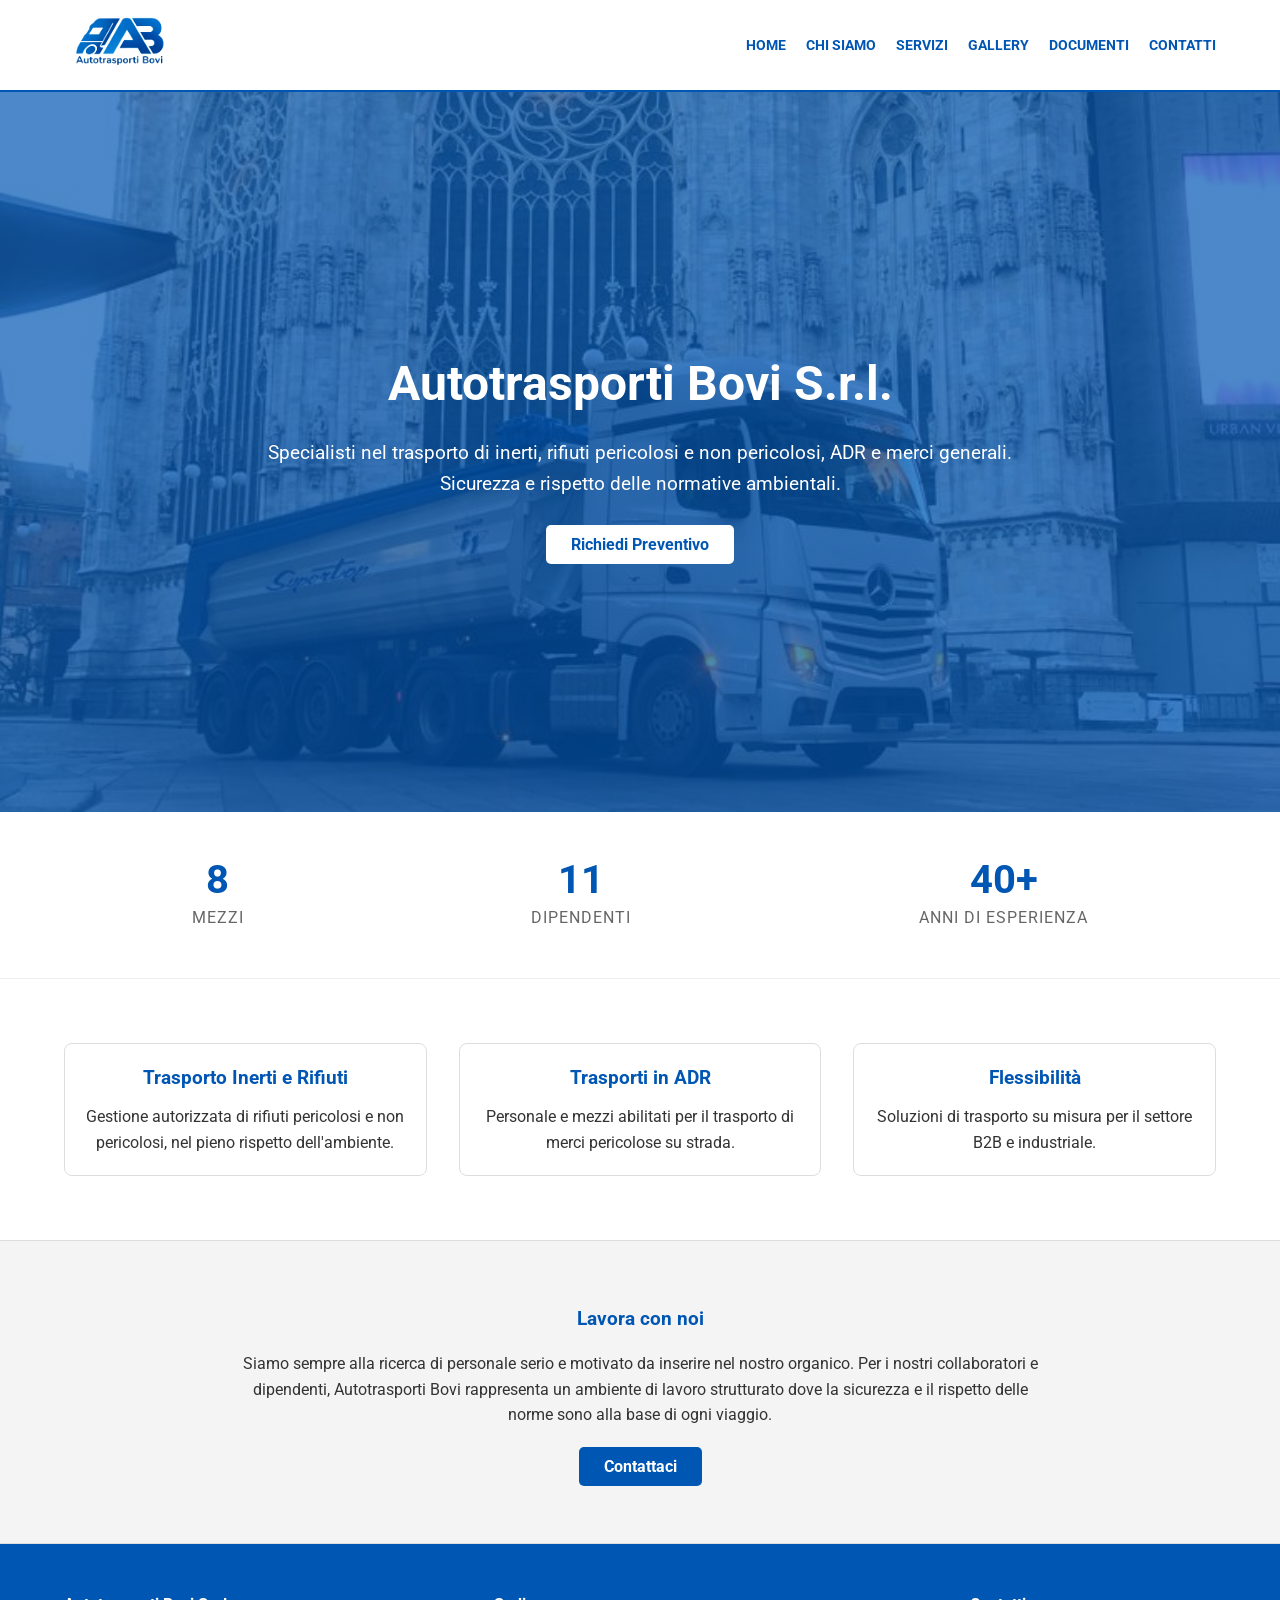
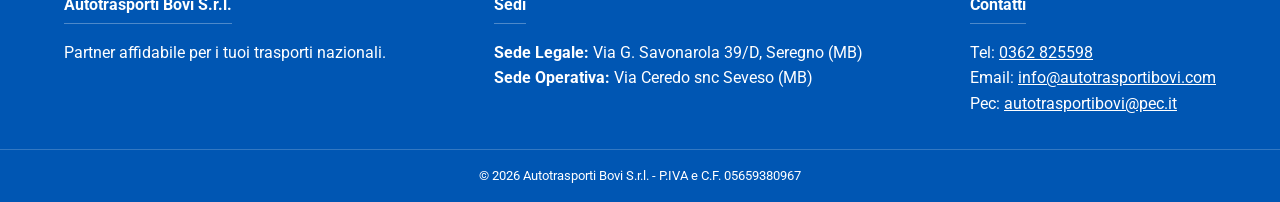
<file: index.html>
<!DOCTYPE html>
<html lang="it">
<head>
    <meta charset="UTF-8">
    <meta name="viewport" content="width=device-width, initial-scale=1.0">
    <meta name="description" content="Autotrasporti Bovi S.r.l. - Specialisti nel trasporto rifiuti pericolosi, ADR e merci generali. Sedi a Seregno e Seveso (MB).">
    <title>Autotrasporti Bovi S.r.l. | Trasporto Rifiuti e Merci</title>
    <meta name="google-site-verification" content="F38iZvW8hBaY2LGPRVw8jaiIbwfENXuV_q4jMivgfVQ" />
    <link rel="stylesheet" href="style.css">
    <link href="https://fonts.googleapis.com/css2?family=Roboto:wght@300;400;700&display=swap" rel="stylesheet">
    <link rel="icon" type="image/png" href="img/favicon-32x32.png">
</head>
<body>

    <header>
        <div class="container">
            <div class="logo">
                <img src="img/logo.png" alt="Logo Autotrasporti Bovi"> 
            </div>
            <nav>
                <ul>
                    <li><a href="" class="active">Home</a></li>
                    <li><a href="chi-siamo">Chi Siamo</a></li>
                    <li><a href="servizi">Servizi</a></li>
                    <li><a href="gallery">Gallery</a></li>
                    <li><a href="documenti">Documenti</a></li>
                    <li><a href="contatti">Contatti</a></li>
                </ul>
            </nav>
        </div>
    </header>

    <section class="hero">
        <div class="hero-content">
            <h1>Autotrasporti Bovi S.r.l.</h1>
            <p>Specialisti nel trasporto di inerti, rifiuti pericolosi e non pericolosi, ADR e merci generali.<br>Sicurezza e rispetto delle normative ambientali.</p>
            <a href="contatti" class="btn">Richiedi Preventivo</a>
        </div>
    </section>

    <section class="stats-bar">
        <div class="container stats-container">
            <div class="stat-item">
                <span class="stat-number">8</span>
                <span class="stat-label">Mezzi</span>
            </div>
            <div class="stat-item">
                <span class="stat-number">11</span>
                <span class="stat-label">Dipendenti</span>
            </div>
            <div class="stat-item">
                <span class="stat-number">40+</span>
                <span class="stat-label">Anni di Esperienza</span>
            </div>
        </div>
    </section>

    <section class="features container">
        <div class="feature-box">
            <h3>Trasporto Inerti e Rifiuti </h3>
            <p>Gestione autorizzata di rifiuti pericolosi e non pericolosi, nel pieno rispetto dell'ambiente.</p>
        </div>
        <div class="feature-box">
            <h3>Trasporti in ADR</h3>
            <p>Personale e mezzi abilitati per il trasporto di merci pericolose su strada.</p>
        </div>
        <div class="feature-box">
            <h3>Flessibilità</h3>
            <p>Soluzioni di trasporto su misura per il settore B2B e industriale.</p>
        </div>
    </section>

    <section class="team-info">
        <div class="container">
            <h3>Lavora con noi</h3>
            <p>Siamo sempre alla ricerca di personale serio e motivato da inserire nel nostro organico. Per i nostri collaboratori e dipendenti, Autotrasporti Bovi rappresenta un ambiente di lavoro strutturato dove la sicurezza e il rispetto delle norme sono alla base di ogni viaggio.</p>
        </div>
        <br>
            <a href="contatti" class="btn2">Contattaci</a>
    </section>

    <footer id="contatti">
        <div class="container">
            <div class="footer-col">
                <h4>Autotrasporti Bovi S.r.l.</h4>
                <p>Partner affidabile per i tuoi trasporti nazionali.</p>
            </div>
            <div class="footer-col">
                <h4>Sedi</h4>
                <p><strong>Sede Legale:</strong> Via G. Savonarola 39/D, Seregno (MB)</p>
                <p><strong>Sede Operativa:</strong> Via Ceredo snc Seveso (MB)</p>
            </div>
            <div class="footer-col">
                <h4>Contatti</h4>
                <p>Tel: <a href="tel:0362825598">0362 825598</a></p>
                <p>Email: <a href="mailto:info@autotrasportibovi.com">info@autotrasportibovi.com</a></p>
                <p>Pec: <a href="mailto:autotrasportibovi@pec.it">autotrasportibovi@pec.it</a></p>
            </div>
        </div>
        <div class="copyright">
            <p>&copy; 2026 Autotrasporti Bovi S.r.l. - P.IVA e C.F. 05659380967</p>
        </div>
    </footer>

</body>
</html>
</file>
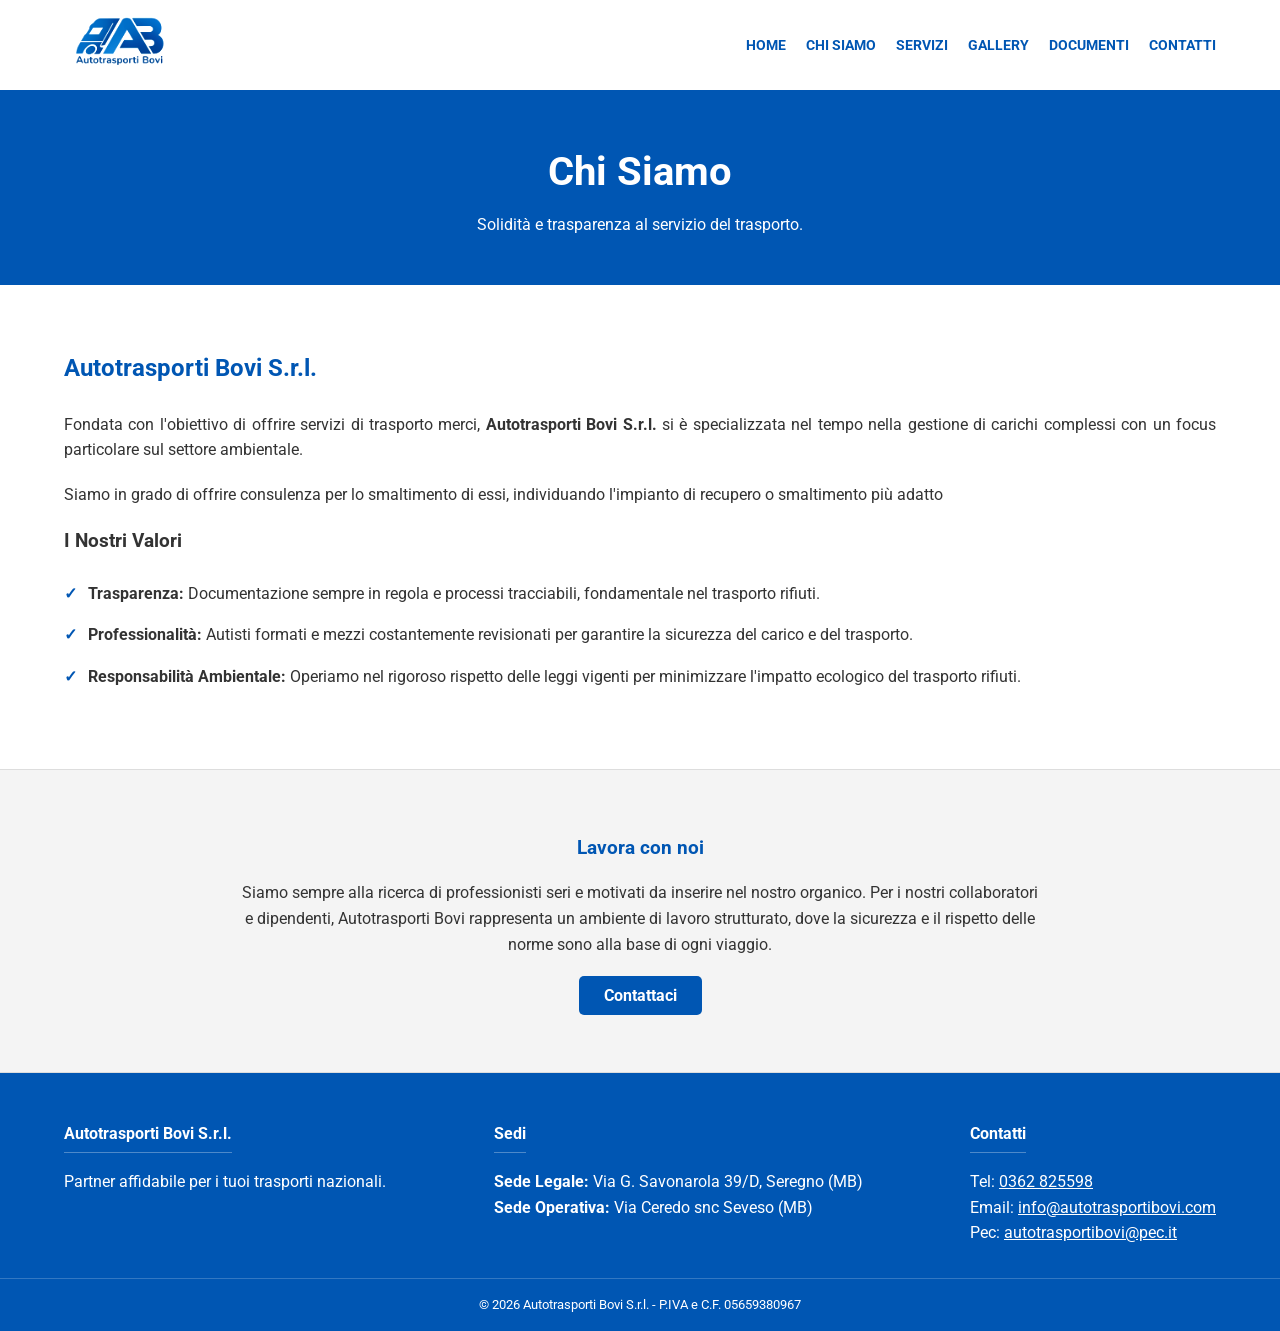
<file: chi-siamo/index.html>
<!DOCTYPE html>
<html lang="it">
<head>
    <meta charset="UTF-8">
    <meta name="viewport" content="width=device-width, initial-scale=1.0">
    <meta name="description" content="Scopri la storia e i valori di Autotrasporti Bovi S.r.l., partner affidabile per il trasporto merci e rifiuti in Lombardia.">
    <title>Chi Siamo | Autotrasporti Bovi S.r.l.</title>
    <link rel="stylesheet" href="../style.css">
    <link href="https://fonts.googleapis.com/css2?family=Roboto:wght@300;400;700&display=swap" rel="stylesheet">
        <link rel="icon" type="image/png" href="../img/favicon.png">

</head>
<body>

     <header>
        <div class="container">
            <div class="logo">
                <img src="../img/logo.png" alt="Logo Autotrasporti Bovi"> 
            </div>
            <nav>
                <ul>
                    <li><a href="../index.html">Home</a></li>
                    <li><a href="../chi-siamo" class="active">Chi Siamo</a></li>
                    <li><a href="../servizi">Servizi</a></li>
                    <li><a href="../gallery">Gallery</a></li>
                    <li><a href="../documenti">Documenti</a></li>
                    <li><a href="../contatti">Contatti</a></li>
                </ul>
            </nav>
        </div>
    </header>

    <section class="page-header">
        <div class="container">
            <h1>Chi Siamo</h1>
            <p>Solidità e trasparenza al servizio del trasporto.</p>
        </div>
    </section>

    <section class="about-section container">
        <div class="about-content">
            <h2>Autotrasporti Bovi S.r.l.</h2>
            <p>Fondata con l'obiettivo di offrire servizi di trasporto merci, <strong>Autotrasporti Bovi S.r.l.</strong> si è specializzata nel tempo nella gestione di carichi complessi con un focus particolare sul settore ambientale.</p>
            
            <p>Siamo in grado di offrire consulenza per lo smaltimento di essi, individuando l'impianto di recupero o smaltimento più adatto</p>

            <h3>I Nostri Valori</h3>
            <ul class="values-list">
                <li><strong>Trasparenza:</strong> Documentazione sempre in regola e processi tracciabili, fondamentale nel trasporto rifiuti.</li>
                <li><strong>Professionalità:</strong> Autisti formati e mezzi costantemente revisionati per garantire la sicurezza del carico e del trasporto.</li>
                <li><strong>Responsabilità Ambientale:</strong> Operiamo nel rigoroso rispetto delle leggi vigenti per minimizzare l'impatto ecologico del trasporto rifiuti.</li>
            </ul>
        </div>
    </section>

    <section class="team-info">
        <div class="container">
            <h3>Lavora con noi</h3>
            <p>Siamo sempre alla ricerca di professionisti seri e motivati da inserire nel nostro organico. Per i nostri collaboratori e dipendenti, Autotrasporti Bovi rappresenta un ambiente di lavoro strutturato, dove la sicurezza e il rispetto delle norme sono alla base di ogni viaggio.</p>
        </div>
        <br>
            <a href="../contatti" class="btn2">Contattaci</a>
    </section>

    <footer id="contatti">
        <div class="container">
            <div class="footer-col">
                <h4>Autotrasporti Bovi S.r.l.</h4>
                <p>Partner affidabile per i tuoi trasporti nazionali.</p>
            </div>
            <div class="footer-col">
                <h4>Sedi</h4>
                <p><strong>Sede Legale:</strong> Via G. Savonarola 39/D, Seregno (MB)</p>
                <p><strong>Sede Operativa:</strong> Via Ceredo snc Seveso (MB)</p>
            </div>
            <div class="footer-col">
                <h4>Contatti</h4>
                <p>Tel: <a href="tel:0362825598">0362 825598</a></p>
                <p>Email: <a href="mailto:info@autotrasportibovi.com">info@autotrasportibovi.com</a></p>
                <p>Pec: <a href="mailto:autotrasportibovi@pec.it">autotrasportibovi@pec.it</a></p>
            </div>
        </div>
        <div class="copyright">
            <p>&copy; 2026 Autotrasporti Bovi S.r.l. - P.IVA e C.F. 05659380967</p>
        </div>
    </footer>

</body>
</html>
</file>
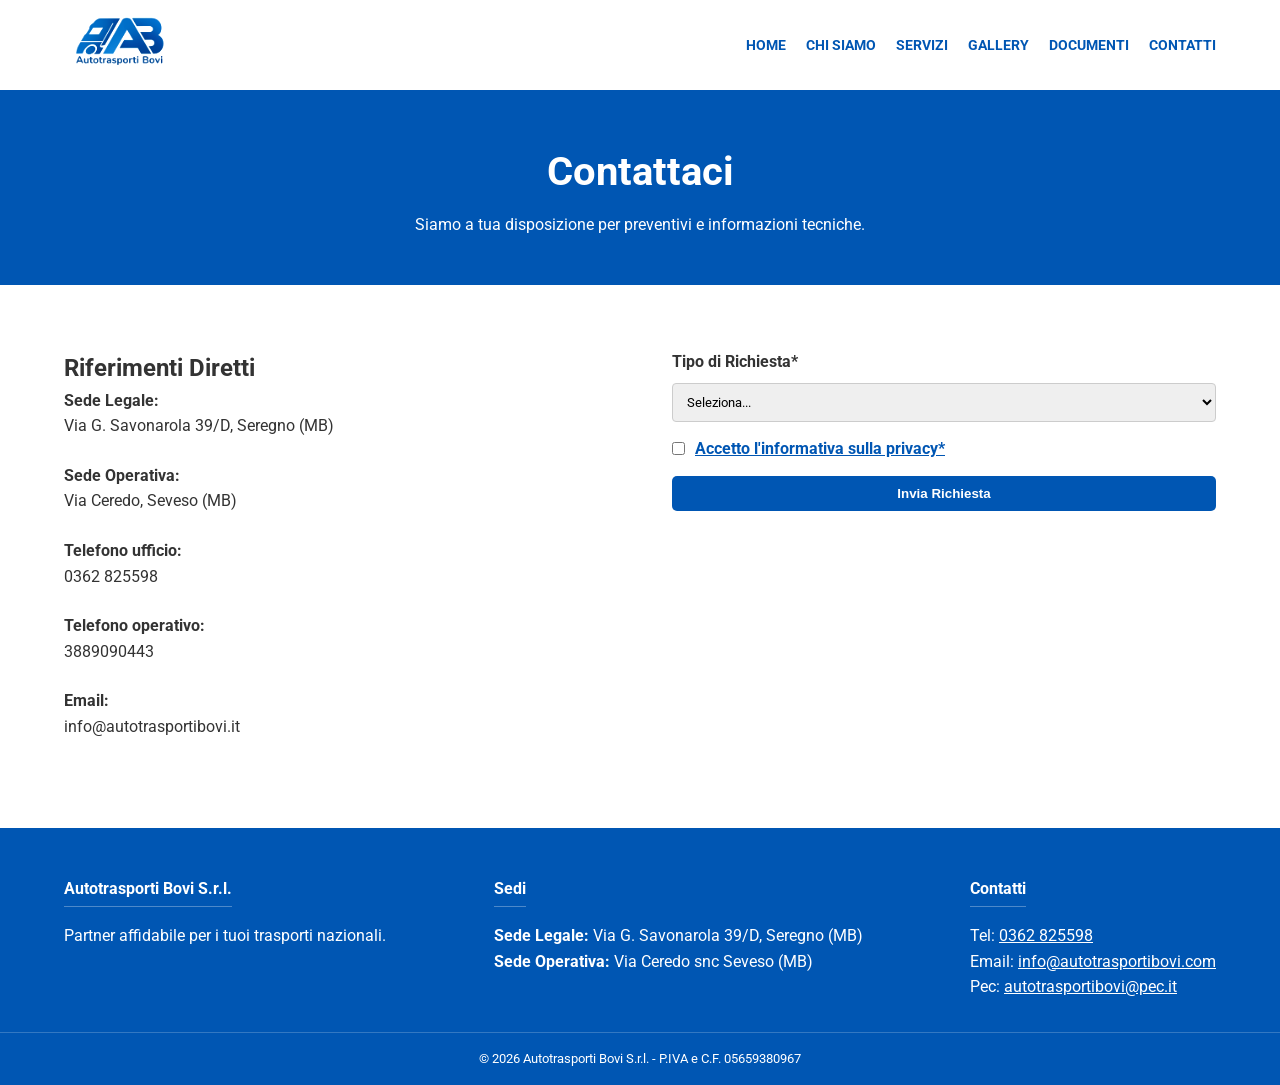
<file: contatti/index.html>
<!DOCTYPE html>
<html lang="it">
<head>
    <meta charset="UTF-8">
    <meta name="viewport" content="width=device-width, initial-scale=1.0">
    <title>Contatti | Autotrasporti Bovi S.r.l.</title>
    <link rel="stylesheet" href="../style.css">
    <link href="https://fonts.googleapis.com/css2?family=Roboto:wght@300;400;700&display=swap" rel="stylesheet">
        <link rel="icon" type="image/png" href="../img/favicon.png">

</head>
<body>

    <header>
        <div class="container">
            <div class="logo">
                <img src="../img/logo.png" alt="Logo Autotrasporti Bovi"> 
            </div>
            <nav>
                <ul>
                    <li><a href="../">Home</a></li>
                    <li><a href="../chi-siamo">Chi Siamo</a></li>
                    <li><a href="../servizi">Servizi</a></li>
                    <li><a href="../gallery">Gallery</a></li>
                    <li><a href="../documenti">Documenti</a></li>
                    <li><a href="../contatti" class="active">Contatti</a></li>
                </ul>
            </nav>
        </div>
    </header>

    <section class="page-header">
        <div class="container">
            <h1>Contattaci</h1>
            <p>Siamo a tua disposizione per preventivi e informazioni tecniche.</p>
        </div>
    </section>

    <section class="contact-container container">
        <div class="contact-info">
            <h2>Riferimenti Diretti</h2>
            <div class="info-item">
                <strong>Sede Legale:</strong><br>
                Via G. Savonarola 39/D, Seregno (MB)
            </div>
            <div class="info-item">
                <strong>Sede Operativa:</strong><br>
                Via Ceredo, Seveso (MB)
            </div>
            <div class="info-item">
                <strong>Telefono ufficio:</strong><br>
                <a href="tel:+390362825598">0362 825598</a>
            </div>
            <div class="info-item">
                <strong>Telefono operativo:</strong><br>
                <a href="tel:+393889090443">3889090443</a>
            </div>
            <div class="info-item">
                <strong>Email:</strong><br>
                <a href="mailto:info@autotrasportibovi.com">info@autotrasportibovi.it</a>
            </div>
        </div>

        <div class="contact-form">
            <form action="send_email.php" method="POST" enctype="multipart/form-data">
                <div class="form-group">
                    <label for="request_type">Tipo di Richiesta*</label>
                    <select id="request_type" name="request_type" required>
                        <option value="">Seleziona...</option>
                        <option value="azienda">Azienda</option>
                        <option value="candidatura">Candidatura</option>
                    </select>
                </div>
                
                <div id="azienda_fields" style="display: none;">
                    <div class="form-group">
                        <label for="name_azienda">Nome Azienda*</label>
                        <input type="text" id="name_azienda" name="name_azienda">
                    </div>
                    <div class="form-group">
                        <label for="email_azienda">Email*</label>
                        <input type="email" id="email_azienda" name="email_azienda">
                    </div>
                    <div class="form-group">
                        <label for="phone_azienda">Telefono*</label>
                        <input type="tel" id="phone_azienda" name="phone_azienda">
                    </div>
                    <div class="form-group">
                        <label for="service">Tipo di Trasporto*</label>
                        <select id="service" name="service">
                            <option value="">Seleziona...</option>
                            <option value="rifiuti">Rifiuti / Inerti / ADR</option>
                            <option value="merci">Merci generali</option>
                            <option value="altro">altro / informazioni</option>
                        </select>
                    </div>
                </div>
                
                <div id="candidatura_fields" style="display: none;">
                    <div class="form-group">
                        <label for="name_cand">Nome*</label>
                        <input type="text" id="name_cand" name="name_cand">
                    </div>
                    <div class="form-group">
                        <label for="surname">Cognome*</label>
                        <input type="text" id="surname" name="surname">
                    </div>
                    <div class="form-group">
                        <label for="email_cand">Email*</label>
                        <input type="email" id="email_cand" name="email_cand">
                    </div>
                    <div class="form-group">
                        <label for="phone_cand">Telefono*</label>
                        <input type="tel" id="phone_cand" name="phone_cand">
                    </div>
                    <div class="form-group">
                        <label for="position">Candidatura per*</label>
                        <select id="position" name="position">
                            <option value="">Seleziona...</option>
                            <option value="autista">Autista</option>
                            <option value="impiegato">Impiegato</option>
                        </select>
                    </div>
                    <div class="form-group">
                        <label for="cv">Carica il tuo CV (opzionale)</label>
                        <input type="file" id="cv" name="cv" accept=".pdf,.doc,.docx">
                    </div>
                    <div class="form-group">
                        <label for="message_cand">Messaggio*</label>
                        <textarea id="message_cand" name="message_cand" rows="5"></textarea>
                    </div>
                </div>
                
               <div class="form-group privacy-wrapper">
                    <input type="checkbox" id="privacy-check" name="privacy_check" required>
                    <label for="privacy-check">
                    Accetto l'<a href="../privacy" target="_blank">informativa sulla privacy</a>*
                    </label>
                </div>
                
                <button type="submit" class="btn">Invia Richiesta</button>
            </form>
        </div>
    </section>

    <footer id="contatti">
        <div class="container">
            <div class="footer-col">
                <h4>Autotrasporti Bovi S.r.l.</h4>
                <p>Partner affidabile per i tuoi trasporti nazionali.</p>
            </div>
            <div class="footer-col">
                <h4>Sedi</h4>
                <p><strong>Sede Legale:</strong> Via G. Savonarola 39/D, Seregno (MB)</p>
                <p><strong>Sede Operativa:</strong> Via Ceredo snc Seveso (MB)</p>
            </div>
            <div class="footer-col">
                <h4>Contatti</h4>
                <p>Tel: <a href="tel:0362825598">0362 825598</a></p>
                <p>Email: <a href="mailto:info@autotrasportibovi.com">info@autotrasportibovi.com</a></p>
                <p>Pec: <a href="mailto:autotrasportibovi@pec.it">autotrasportibovi@pec.it</a></p>
            </div>
        </div>
        <div class="copyright">
            <p>&copy; 2026 Autotrasporti Bovi S.r.l. - P.IVA e C.F. 05659380967</p>
        </div>
    </footer>
    <script>
        document.getElementById('request_type').addEventListener('change', function() {
            var type = this.value;
            document.getElementById('azienda_fields').style.display = type === 'azienda' ? 'block' : 'none';
            document.getElementById('candidatura_fields').style.display = type === 'candidatura' ? 'block' : 'none';
            
            // Toggle required attributes
            var aziendaInputs = document.querySelectorAll('#azienda_fields input, #azienda_fields select');
            var candInputs = document.querySelectorAll('#candidatura_fields input, #candidatura_fields select, #candidatura_fields textarea');
            
            aziendaInputs.forEach(function(el) {
                el.required = type === 'azienda';
            });
            candInputs.forEach(function(el) {
                el.required = type === 'candidatura';
            });
        });
    </script>
</body>
</html>
</file>
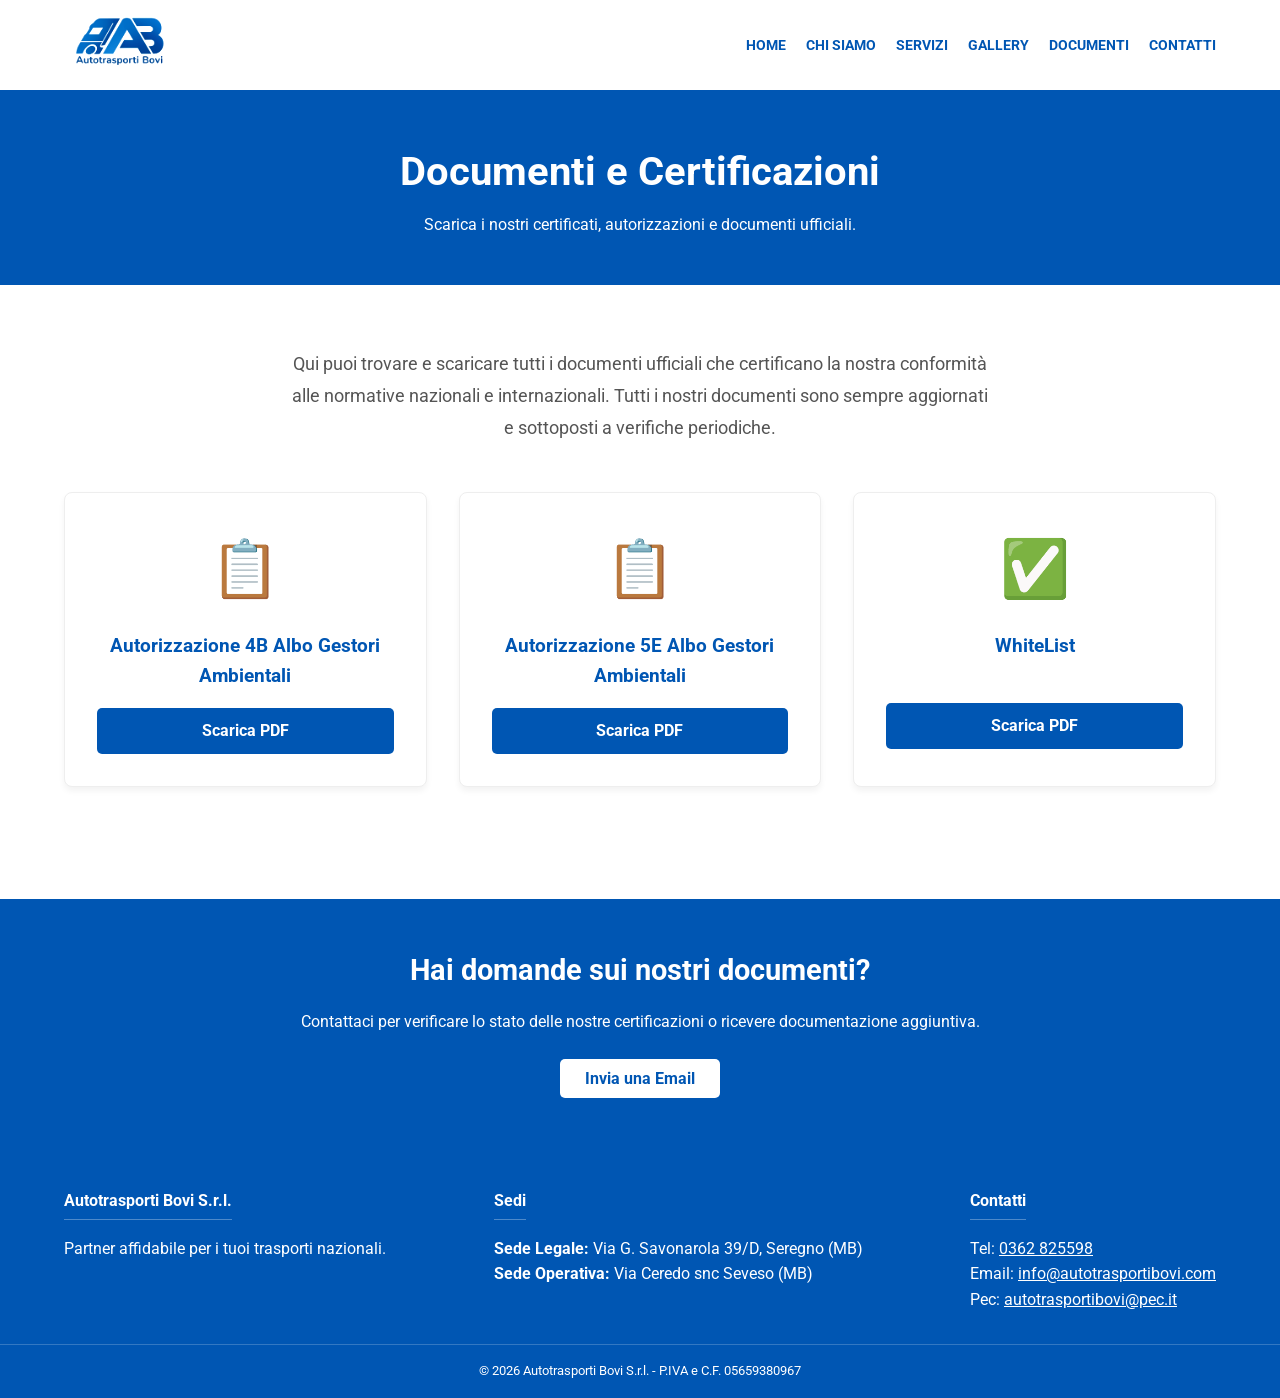
<file: documenti/index.html>
<!DOCTYPE html>
<html lang="it">
<head>
    <meta charset="UTF-8">
    <meta name="viewport" content="width=device-width, initial-scale=1.0">
    <meta name="description" content="Documenti e certificazioni di Autotrasporti Bovi S.r.l. - Trasporto rifiuti pericolosi e ADR.">
    <title>Documenti | Autotrasporti Bovi S.r.l.</title>
    <link rel="stylesheet" href="../style.css">
    <link href="https://fonts.googleapis.com/css2?family=Roboto:wght@300;400;700&display=swap" rel="stylesheet">
    <link rel="icon" type="image/png" href="../img/favicon.png">

</head>
<body>

    <header>
        <div class="container">
            <div class="logo">
                <img src="../img/logo.png" alt="Logo Autotrasporti Bovi"> 
            </div>
            <nav>
                <ul>
                    <li><a href="../">Home</a></li>
                    <li><a href="../chi-siamo">Chi Siamo</a></li>
                    <li><a href="../servizi">Servizi</a></li>
                    <li><a href="../gallery">Gallery</a></li>
                    <li><a href="../documenti" class="active">Documenti</a></li>
                    <li><a href="../contatti">Contatti</a></li>
                </ul>
            </nav>
        </div>
    </header>

    <section class="page-header">
        <div class="container">
            <h1>Documenti e Certificazioni</h1>
            <p>Scarica i nostri certificati, autorizzazioni e documenti ufficiali.</p>
        </div>
    </section>

    <section class="documents-section container">
        
        <div class="documents-intro">
            <p>Qui puoi trovare e scaricare tutti i documenti ufficiali che certificano la nostra conformità alle normative nazionali e internazionali. Tutti i nostri documenti sono sempre aggiornati e sottoposti a verifiche periodiche.</p>
        </div>

        <div class="documents-grid">
            
            <div class="document-card">
                <div class="document-icon">📋</div>
                <h3>Autorizzazione 4B Albo Gestori Ambientali</h3>
                <a href="../AUTORIZZAZIONI AUTBOVI CAT. 4B MI03235_PR_2022_120051.pdf" class="btn-download" download>Scarica PDF</a>
            </div>

            <div class="document-card">
                <div class="document-icon">📋</div>
                <h3>Autorizzazione 5E Albo Gestori Ambientali</h3>
                <a href="../AUTORIZZAZIONI AUTBOVI CAT. 5E MI03235_PR_2022_134803.pdf" class="btn-download" download>Scarica PDF</a>
            </div>

            <div class="document-card">
                <div class="document-icon">✅</div>
                <h3>WhiteList</h3>
                <br>
                <a href="../WHITE LIST AUTOTRASPORTI BOVI 2025.pdf" class="btn-download" download>Scarica PDF</a>
            </div>
        </div>

    </section>

    <section class="documents-info">
        <div class="container">
            <h3>Hai domande sui nostri documenti?</h3>
            <p>Contattaci per verificare lo stato delle nostre certificazioni o ricevere documentazione aggiuntiva.</p>
            <a href="../contatti" class="btn btn-white">Invia una Email</a>
        </div>
    </section>

    <footer id="contatti">
        <div class="container">
            <div class="footer-col">
                <h4>Autotrasporti Bovi S.r.l.</h4>
                <p>Partner affidabile per i tuoi trasporti nazionali.</p>
            </div>
            <div class="footer-col">
                <h4>Sedi</h4>
                <p><strong>Sede Legale:</strong> Via G. Savonarola 39/D, Seregno (MB)</p>
                <p><strong>Sede Operativa:</strong> Via Ceredo snc Seveso (MB)</p>
            </div>
            <div class="footer-col">
                <h4>Contatti</h4>
                <p>Tel: <a href="tel:0362825598">0362 825598</a></p>
                <p>Email: <a href="mailto:info@autotrasportibovi.com">info@autotrasportibovi.com</a></p>
                <p>Pec: <a href="mailto:autotrasportibovi@pec.it">autotrasportibovi@pec.it</a></p>
            </div>
        </div>
        <div class="copyright">
            <p>&copy; 2026 Autotrasporti Bovi S.r.l. - P.IVA e C.F. 05659380967</p>
        </div>
    </footer>

</body>
</html>
</file>
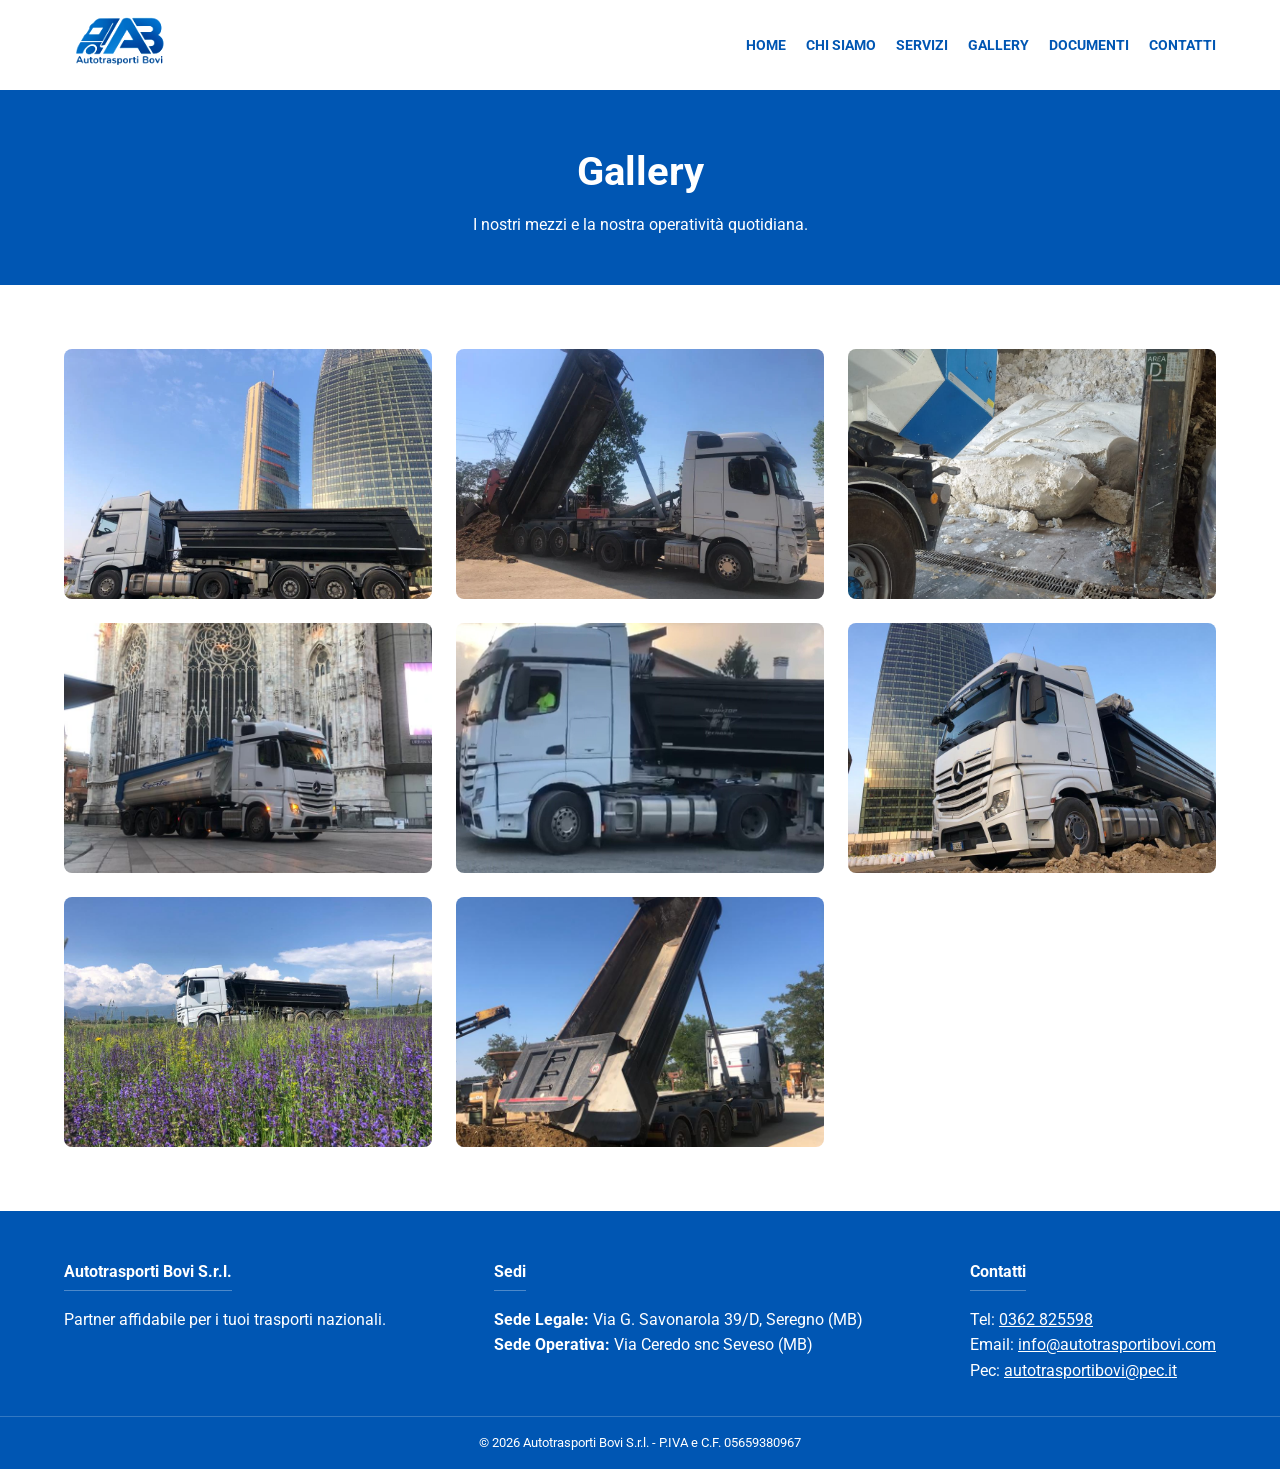
<file: gallery/index.html>
<!DOCTYPE html>
<html lang="it">
<head>
    <meta charset="UTF-8">
    <meta name="viewport" content="width=device-width, initial-scale=1.0">
    <meta name="description" content="Galleria fotografica dei mezzi e dell'operatività di Autotrasporti Bovi S.r.l.">
    <title>Gallery | Autotrasporti Bovi S.r.l.</title>
    <link rel="stylesheet" href="../style.css">
    <link href="https://fonts.googleapis.com/css2?family=Roboto:wght@300;400;700&display=swap" rel="stylesheet">
        <link rel="icon" type="image/png" href="../img/favicon.png">

</head>
<body>

    <header>
        <div class="container">
            <div class="logo">
                <img src="../img/logo.png" alt="Logo Autotrasporti Bovi"> 
            </div>
            <nav>
                <ul>
                    <li><a href="../">Home</a></li>
                    <li><a href="../chi-siamo">Chi Siamo</a></li>
                    <li><a href="../servizi">Servizi</a></li>
                    <li><a href="../gallery" class="active">Gallery</a></li>
                    <li><a href="../documenti">Documenti</a></li>
                    <li><a href="../contatti">Contatti</a></li>
                </ul>
            </nav>
        </div>
    </header>

    <section class="page-header">
        <div class="container">
            <h1>Gallery</h1>
            <p>I nostri mezzi e la nostra operatività quotidiana.</p>
        </div>
    </section>

    <section class="gallery-section container">
        <div class="gallery-grid">
            <div class="gallery-item">
                <img src="../img/WhatsApp Image 2022-07-19 at 15.28.00 (2).webp" alt="Camion Autotrasporti Bovi">
                <div class="overlay"><span>Autotrasporti bovi</span></div>
            </div>
            <div class="gallery-item">
                <img src="../img/WhatsApp Image 2022-07-19 at 16.23.05 (1).webp" alt="Dettaglio Mezzo ADR">
                <div class="overlay"><span>Autotrasporti bovi</span></div>
            </div>
            <div class="gallery-item">
                <img src="../img/img2.jpeg" alt="Mezzi in movimento">
                <div class="overlay"><span>Autotrasporti bovi</span></div>
            </div>
            <div class="gallery-item">
                <img src="../img/img5.jpeg" alt="Certificazioni e Norme">
                <div class="overlay"><span>Autotrasporti bovi</span></div>
            </div>
            <div class="gallery-item">
                <img src="../img/img7.jpeg" alt="Certificazioni e Norme">
                <div class="overlay"><span>Autotrasporti bovi</span></div>
            </div>
            <div class="gallery-item">
                <img src="../img/img8.jpeg" alt="Certificazioni e Norme">
                <div class="overlay"><span>Autotrasporti bovi</span></div>
            </div>
            <div class="gallery-item">
                <img src="../img/img9.jpeg" alt="Certificazioni e Norme">
                <div class="overlay"><span>Autotrasporti bovi</span></div>
            </div>
            <div class="gallery-item">
                <img src="../img/img11.jpeg" alt="Certificazioni e Norme">
                <div class="overlay"><span>Autotrasporti bovi</span></div>
            </div>
            
        </div>
    </section>

    <footer id="contatti">
        <div class="container">
            <div class="footer-col">
                <h4>Autotrasporti Bovi S.r.l.</h4>
                <p>Partner affidabile per i tuoi trasporti nazionali.</p>
            </div>
            <div class="footer-col">
                <h4>Sedi</h4>
                <p><strong>Sede Legale:</strong> Via G. Savonarola 39/D, Seregno (MB)</p>
                <p><strong>Sede Operativa:</strong> Via Ceredo snc Seveso (MB)</p>
            </div>
            <div class="footer-col">
                <h4>Contatti</h4>
                <p>Tel: <a href="tel:0362825598">0362 825598</a></p>
                <p>Email: <a href="mailto:info@autotrasportibovi.com">info@autotrasportibovi.com</a></p>
                <p>Pec: <a href="mailto:autotrasportibovi@pec.it">autotrasportibovi@pec.it</a></p>
            </div>
        </div>
        <div class="copyright">
            <p>&copy; 2026 Autotrasporti Bovi S.r.l. - P.IVA e C.F. 05659380967</p>
        </div>
    </footer>

</body>
</html>
</file>
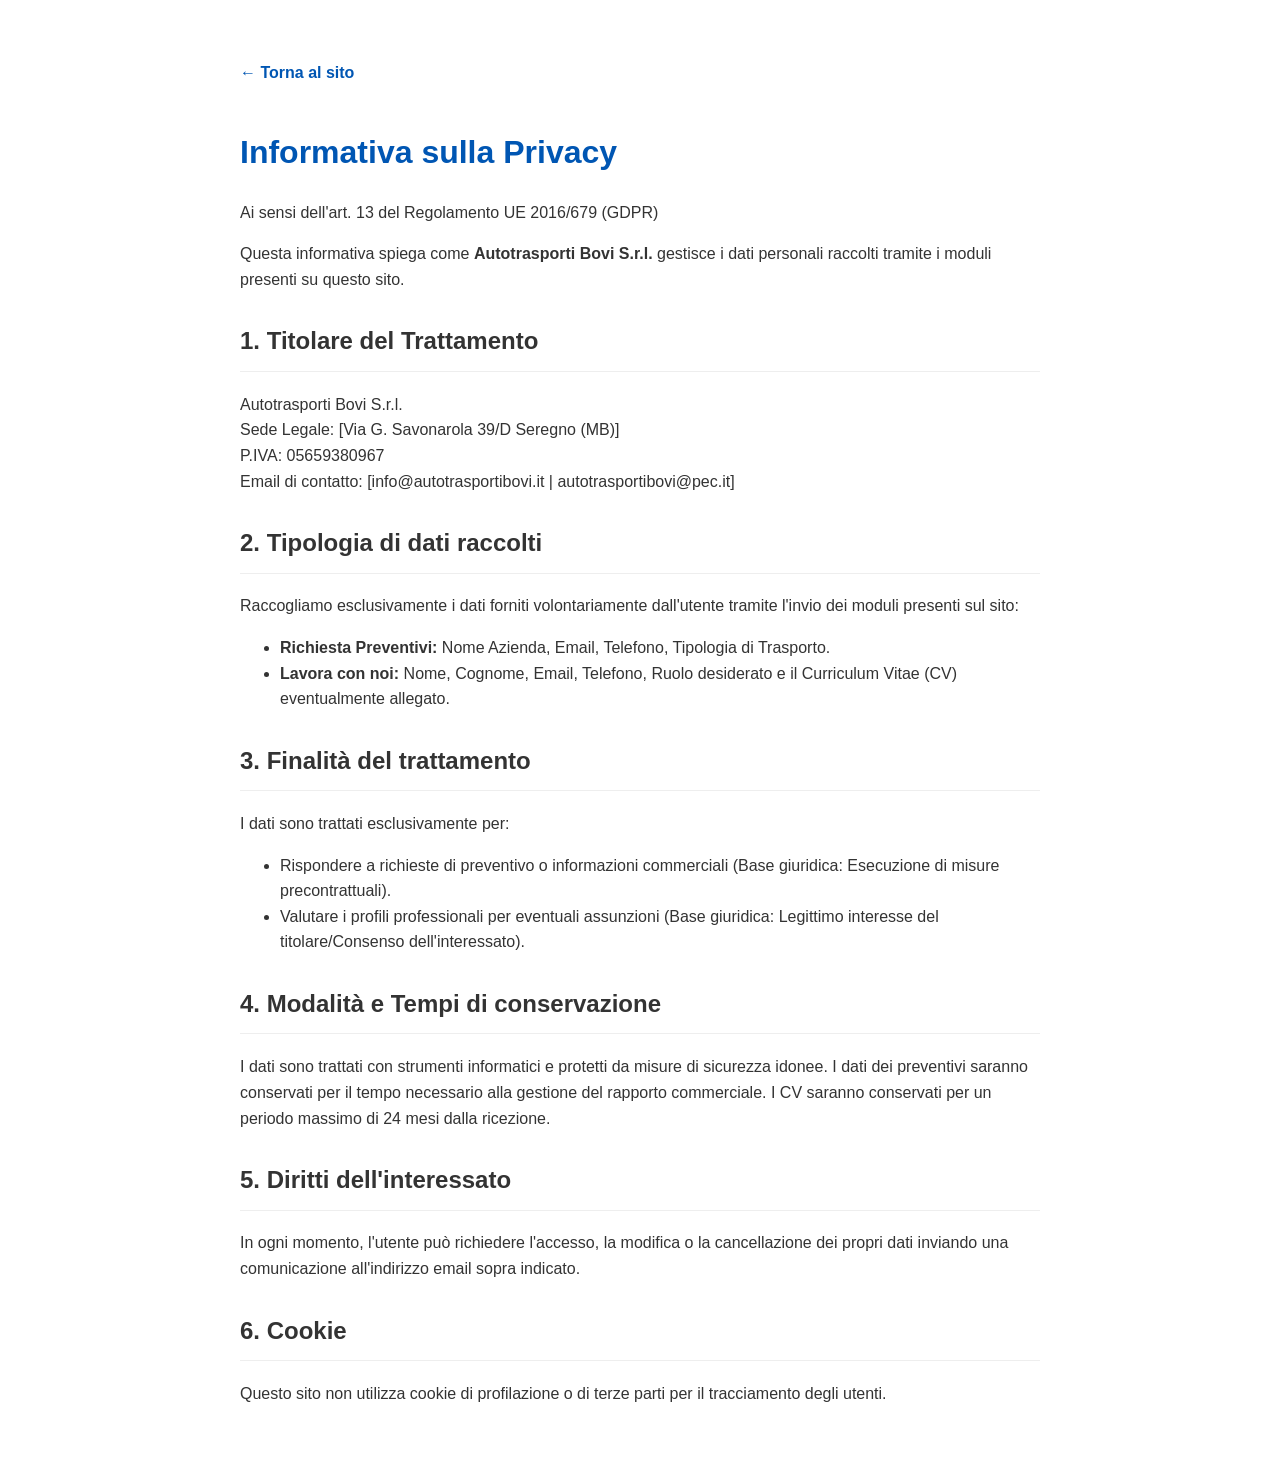
<file: privacy/index.html>
<!DOCTYPE html>
<html lang="it">
<head>
    <meta charset="UTF-8">
    <meta name="viewport" content="width=device-width, initial-scale=1.0">
    <title>Privacy Policy - Autotrasporti Bovi S.r.l.</title>
    <style>
        body { font-family: sans-serif; line-height: 1.6; color: #333; max-width: 800px; margin: 40px auto; padding: 20px; }
        h1 { color: #0056b3; }
        h2 { border-bottom: 1px solid #eee; padding-bottom: 10px; margin-top: 30px; }
        .back-link { display: inline-block; margin-bottom: 20px; text-decoration: none; color: #0056b3; font-weight: bold; }
    </style>
</head>
<body>
    <a href="../index.html" class="back-link">← Torna al sito</a>
    <h1>Informativa sulla Privacy</h1>
    <p>Ai sensi dell'art. 13 del Regolamento UE 2016/679 (GDPR)</p>

    <p>Questa informativa spiega come <strong>Autotrasporti Bovi S.r.l.</strong> gestisce i dati personali raccolti tramite i moduli presenti su questo sito.</p>

    <h2>1. Titolare del Trattamento</h2>
    <p>Autotrasporti Bovi S.r.l.<br>
    Sede Legale: [Via G. Savonarola 39/D Seregno (MB)]<br>
    P.IVA: 05659380967<br>
    Email di contatto: [info@autotrasportibovi.it | autotrasportibovi@pec.it]</p>

    <h2>2. Tipologia di dati raccolti</h2>
    <p>Raccogliamo esclusivamente i dati forniti volontariamente dall'utente tramite l'invio dei moduli presenti sul sito:</p>
    <ul>
        <li><strong>Richiesta Preventivi:</strong> Nome Azienda, Email, Telefono, Tipologia di Trasporto.</li>
        <li><strong>Lavora con noi:</strong> Nome, Cognome, Email, Telefono, Ruolo desiderato e il Curriculum Vitae (CV) eventualmente allegato.</li>
    </ul>

    <h2>3. Finalità del trattamento</h2>
    <p>I dati sono trattati esclusivamente per:</p>
    <ul>
        <li>Rispondere a richieste di preventivo o informazioni commerciali (Base giuridica: Esecuzione di misure precontrattuali).</li>
        <li>Valutare i profili professionali per eventuali assunzioni (Base giuridica: Legittimo interesse del titolare/Consenso dell'interessato).</li>
    </ul>

    <h2>4. Modalità e Tempi di conservazione</h2>
    <p>I dati sono trattati con strumenti informatici e protetti da misure di sicurezza idonee. 
    I dati dei preventivi saranno conservati per il tempo necessario alla gestione del rapporto commerciale. I CV saranno conservati per un periodo massimo di 24 mesi dalla ricezione.</p>

    <h2>5. Diritti dell'interessato</h2>
    <p>In ogni momento, l'utente può richiedere l'accesso, la modifica o la cancellazione dei propri dati inviando una comunicazione all'indirizzo email sopra indicato.</p>

    <h2>6. Cookie</h2>
    <p>Questo sito non utilizza cookie di profilazione o di terze parti per il tracciamento degli utenti.</p>
</body>
</html>
</file>
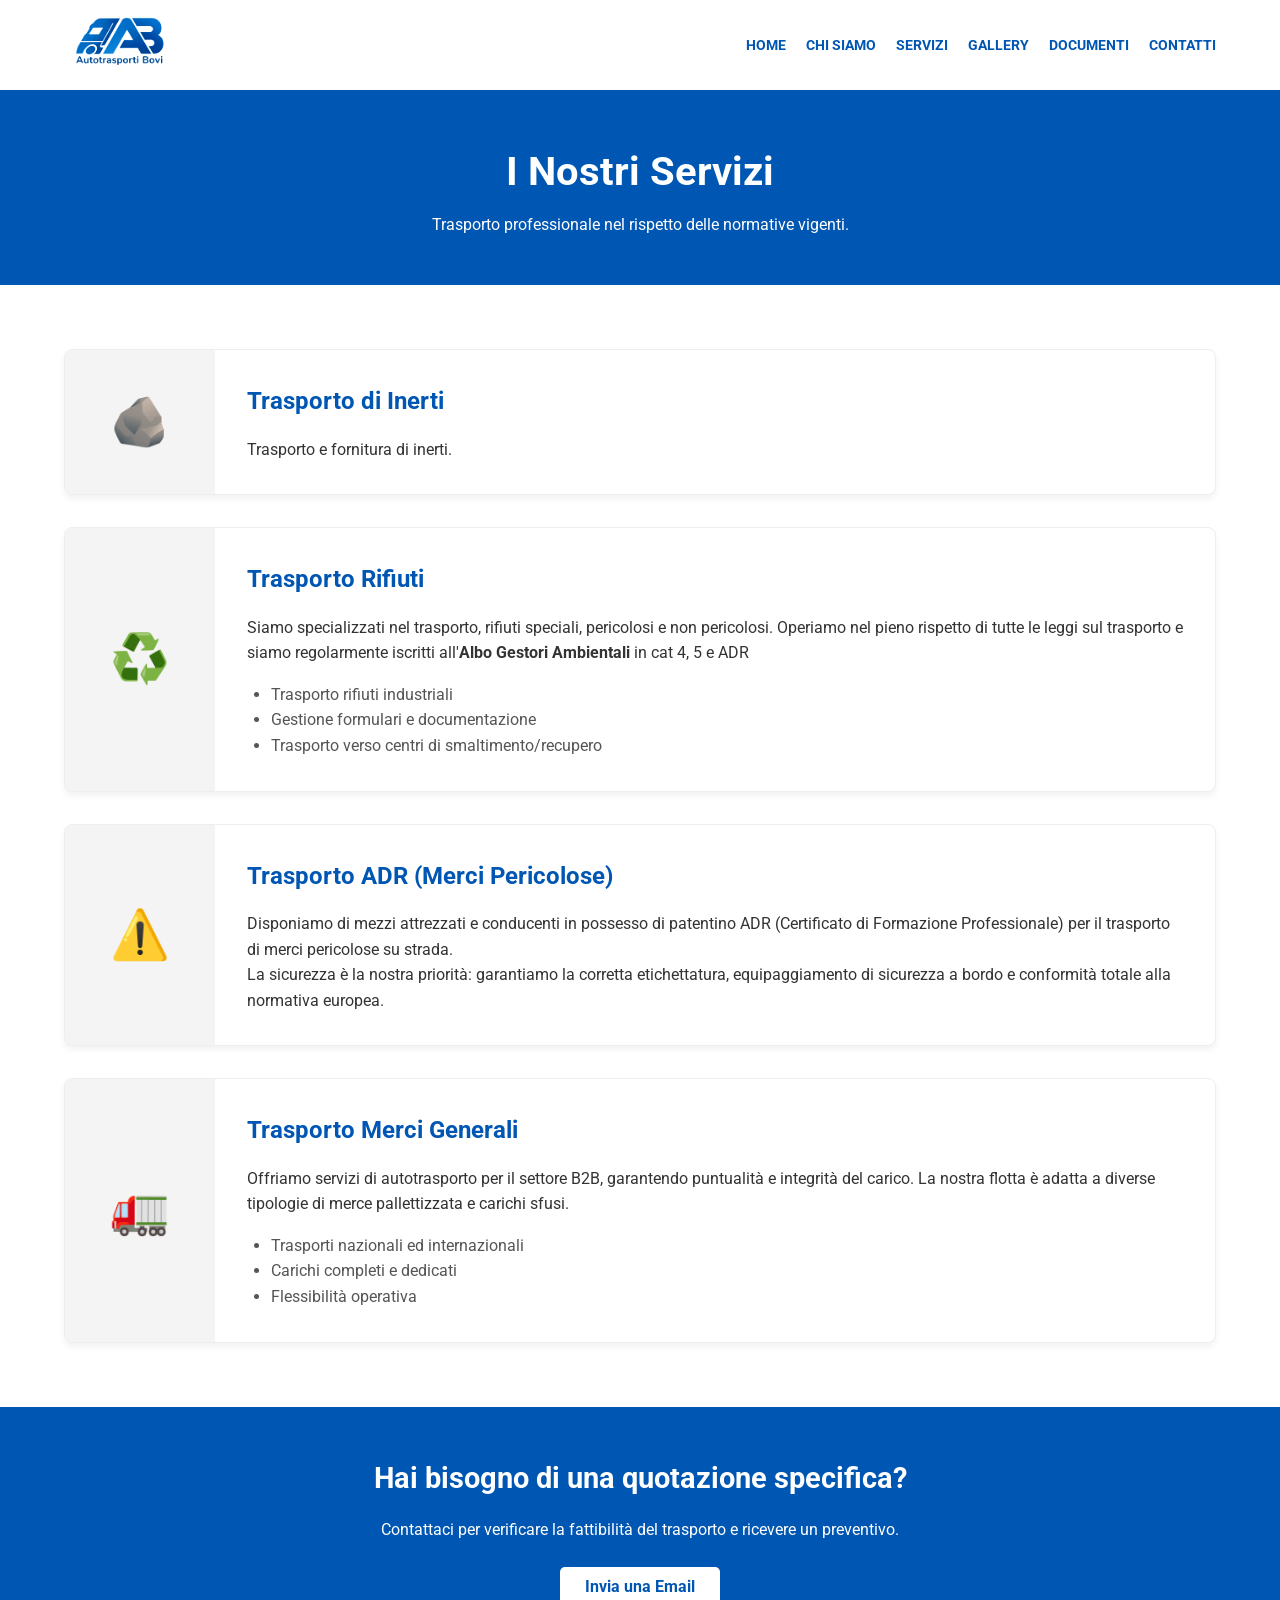
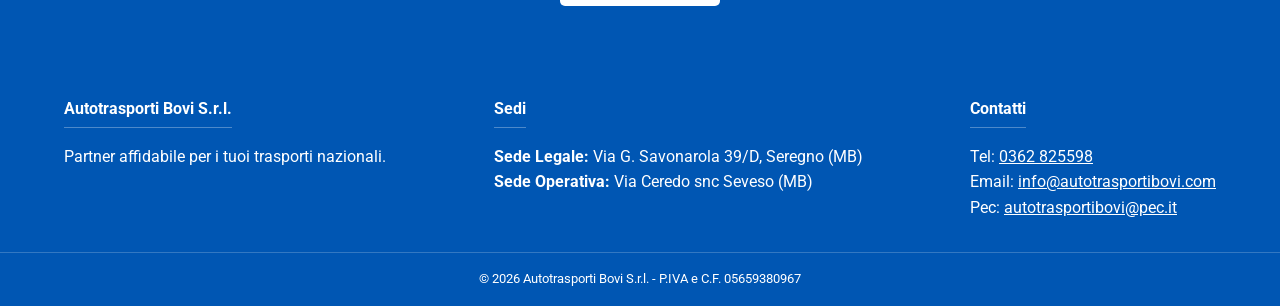
<file: servizi/index.html>
<!DOCTYPE html>
<html lang="it">
<head>
    <meta charset="UTF-8">
    <meta name="viewport" content="width=device-width, initial-scale=1.0">
    <meta name="description" content="Servizi di trasporto rifiuti pericolosi, merci in ADR e trasporti generali B2B. Autotrasporti Bovi S.r.l.">
    <title>Servizi | Autotrasporti Bovi S.r.l.</title>
    <link rel="stylesheet" href="../style.css">
    <link href="https://fonts.googleapis.com/css2?family=Roboto:wght@300;400;700&display=swap" rel="stylesheet">
        <link rel="icon" type="image/png" href="../img/favicon.png">

</head>
<body>

    <header>
        <div class="container">
            <div class="logo">
                <img src="../img/logo.png" alt="Logo Autotrasporti Bovi"> 
            </div>
            <nav>
                <ul>
                    <li><a href="../">Home</a></li>
                    <li><a href="../chi-siamo">Chi Siamo</a></li>
                    <li><a href="../servizi" class="active">Servizi</a></li>
                    <li><a href="../gallery">Gallery</a></li>
                    <li><a href="../documenti">Documenti</a></li>
                    <li><a href="../contatti">Contatti</a></li>
                </ul>
            </nav>
        </div>
    </header>

    <section class="page-header">
        <div class="container">
            <h1>I Nostri Servizi</h1>
            <p>Trasporto professionale nel rispetto delle normative vigenti.</p>
        </div>
    </section>

    <section class="services-list container">
        
        <div class="service-card">
            <div class="service-icon">🪨</div> <div class="service-content">
                <h2>Trasporto di Inerti</h2>
                <p>Trasporto e fornitura di inerti.</p>
            </div>
        </div>

        <div class="service-card">
            <div class="service-icon">♻️</div> <div class="service-content">
                <h2>Trasporto Rifiuti</h2>
                <p>Siamo specializzati nel trasporto, rifiuti speciali, pericolosi e non pericolosi. Operiamo nel pieno rispetto di tutte le leggi sul trasporto e siamo regolarmente iscritti all'<strong><a href="../documenti/index.html#albo-gestori-ambientali">Albo Gestori Ambientali</a></strong> in cat 4, 5 e ADR</p>
                <ul>
                    <li>Trasporto rifiuti industriali</li>
                    <li>Gestione formulari e documentazione</li>
                    <li>Trasporto verso centri di smaltimento/recupero</li>
                </ul>
            </div>
        </div>

        <div class="service-card">
            <div class="service-icon">⚠️</div>
            <div class="service-content">
                <h2>Trasporto ADR (Merci Pericolose)</h2>
                <p>Disponiamo di mezzi attrezzati e conducenti in possesso di patentino ADR (Certificato di Formazione Professionale) per il trasporto di merci pericolose su strada.</p>
                <p>La sicurezza è la nostra priorità: garantiamo la corretta etichettatura, equipaggiamento di sicurezza a bordo e conformità totale alla normativa europea.</p>
            </div>
        </div>

        <div class="service-card">
            <div class="service-icon">🚛</div>
            <div class="service-content">
                <h2>Trasporto Merci Generali</h2>
                <p>Offriamo servizi di autotrasporto per il settore B2B, garantendo puntualità e integrità del carico. La nostra flotta è adatta a diverse tipologie di merce pallettizzata e carichi sfusi.</p>
                <ul>
                    <li>Trasporti nazionali ed internazionali</li>
                    <li>Carichi completi e dedicati</li>
                    <li>Flessibilità operativa</li>
                </ul>
            </div>
        </div>

    </section>

    <section class="cta-section">
        <div class="container">
            <h3>Hai bisogno di una quotazione specifica?</h3>
            <p>Contattaci per verificare la fattibilità del trasporto e ricevere un preventivo.</p>
            <a href="../contatti" class="btn btn-white">Invia una Email</a>
        </div>
    </section>

   <footer id="contatti">
        <div class="container">
            <div class="footer-col">
                <h4>Autotrasporti Bovi S.r.l.</h4>
                <p>Partner affidabile per i tuoi trasporti nazionali.</p>
            </div>
            <div class="footer-col">
                <h4>Sedi</h4>
                <p><strong>Sede Legale:</strong> Via G. Savonarola 39/D, Seregno (MB)</p>
                <p><strong>Sede Operativa:</strong> Via Ceredo snc Seveso (MB)</p>
            </div>
            <div class="footer-col">
                <h4>Contatti</h4>
                <p>Tel: <a href="tel:0362825598">0362 825598</a></p>
                <p>Email: <a href="mailto:info@autotrasportibovi.com">info@autotrasportibovi.com</a></p>
                <p>Pec: <a href="mailto:autotrasportibovi@pec.it">autotrasportibovi@pec.it</a></p>
            </div>
        </div>
        <div class="copyright">
            <p>&copy; 2026 Autotrasporti Bovi S.r.l. - P.IVA e C.F. 05659380967</p>
        </div>
    </footer>

</body>
</html>
</file>
<file: style.css>
/* RESET DI BASE */
* {
    margin: 0;
    padding: 0;
    box-sizing: border-box;
}

body {
    font-family: 'Roboto', sans-serif; /* O sans-serif generico */
    color: #333;
    line-height: 1.6;
    background-color: #fff;
}

/* VARIABILI COLORI (Blu Bovi) */
:root {
    --primary-blue: #0056b3; /* Blu simile al logo, aggiustalo se serve */
    --light-grey: #f4f4f4;
    --text-dark: #222;
}

.container {
    width: 90%;
    max-width: 1200px;
    margin: auto;
}

a { text-decoration: none; color: inherit; }
ul { list-style: none; }

/* HEADER */
header {
    background: #fff;
    border-bottom: 2px solid var(--primary-blue);
    padding: 1rem 0;
    position: sticky; /* Menu fisso in alto */
    top: 0;
    z-index: 1000;
}

header .container {
    display: flex;
    justify-content: space-between;
    align-items: center;
}

header .logo img {
    height: 50px; /* Aggiusta in base al logo */
}

header nav ul {
    display: flex;
    gap: 20px;
}

header nav a {
    font-weight: bold;
    color: var(--primary-blue);
    text-transform: uppercase;
    font-size: 0.9rem;
}

header nav a:hover {
    color: #003d80; /* Blu più scuro */
}

/* HERO SECTION */
.hero {
    background-image: linear-gradient(rgba(0,86,179,0.7), rgba(0,86,179,0.7)), url('img/img5.jpeg'); /* Sfondo bluato */
    background-size: cover;
    background-position: center;
    color: #fff;
    height: 80vh; /* Altezza 80% dello schermo */
    display: flex;
    align-items: center;
    justify-content: center;
    text-align: center;
}

.hero h1 {
    font-size: 3rem;
    margin-bottom: 1rem;
}

.hero p {
    font-size: 1.2rem;
    margin-bottom: 2rem;
}

.btn {
    background: #fff;
    color: var(--primary-blue);
    padding: 10px 25px;
    font-weight: bold;
    border-radius: 5px;
    transition: 0.3s;
}

.btn:hover {
    background: var(--text-dark);
    color: #fff;
}

.btn2 {
    background: #0056b3;
    color: #fff;
    padding: 10px 25px;
    font-weight: bold;
    border-radius: 5px;
    transition: 0.3s;
}

.btn2:hover {
    background: var(--text-dark);
    color: #fff;
}

/* FEATURES */
.features {
    display: flex;
    justify-content: space-between;
    padding: 4rem 0;
    gap: 2rem;
    text-align: center;
}

.feature-box {
    flex: 1;
    padding: 20px;
    border: 1px solid #ddd;
    border-radius: 8px;
}

.feature-box h3 {
    color: var(--primary-blue);
    margin-bottom: 10px;
}

/* FOOTER */
footer {
    background: var(--primary-blue);
    color: #fff;
    padding: 3rem 0 1rem;
}

footer .container {
    display: flex;
    flex-wrap: wrap;
    justify-content: space-between;
    gap: 2rem;
}

.footer-col h4 {
    margin-bottom: 1rem;
    border-bottom: 1px solid rgba(255,255,255,0.3);
    padding-bottom: 5px;
    display: inline-block;
}

.footer-col a {
    text-decoration: underline;
}

.copyright {
    text-align: center;
    margin-top: 2rem;
    font-size: 0.8rem;
    border-top: 1px solid rgba(255,255,255,0.2);
    padding-top: 1rem;
}

/* RESPONSIVE (Mobile) */
@media (max-width: 768px) {
    header .container {
        flex-direction: column;
    }
    header nav ul {
        margin-top: 15px;
        flex-wrap: wrap;
        justify-content: center;
    }
    .hero h1 { font-size: 2rem; }
    .features { flex-direction: column; }
    footer .container { flex-direction: column; }
}
/* STATS BAR */
.stats-bar {
    background: #fff;
    padding: 3rem 0;
    border-bottom: 1px solid #eee;
}

.stats-container {
    display: flex;
    justify-content: space-around;
    text-align: center;
    gap: 2rem;
}

.stat-item {
    display: flex;
    flex-direction: column;
}

.stat-number {
    font-size: 2.5rem;
    font-weight: 700;
    color: var(--primary-blue);
    line-height: 1;
    margin-bottom: 5px;
}

.stat-label {
    font-size: 1rem;
    text-transform: uppercase;
    letter-spacing: 1px;
    color: #666;
    font-weight: 400;
}

/* Responsive Stats */
@media (max-width: 768px) {
    .stats-container {
        flex-direction: column;
        gap: 3rem;
    }
    .stat-number {
        font-size: 2rem;
    }
}








/* --- AGGIUNTE PER PAGINA SERVIZI --- */

/* Page Header (Testata pagine interne) */
.page-header {
    background: var(--primary-blue);
    color: #fff;
    padding: 3rem 0;
    text-align: center;
    /* Opzionale: puoi mettere un'immagine di sfondo diversa qui se vuoi */
}

.page-header h1 {
    font-size: 2.5rem;
    margin-bottom: 0.5rem;
}

/* Griglia Servizi */
.services-list {
    padding: 4rem 0;
    display: flex;
    flex-direction: column;
    gap: 2rem;
}

.service-card {
    display: flex;
    background: #fff;
    border: 1px solid #eee;
    border-radius: 8px;
    overflow: hidden;
    box-shadow: 0 4px 6px rgba(0,0,0,0.05); /* Ombra leggera per pulizia */
    transition: transform 0.3s ease;
}

.service-card:hover {
    transform: translateY(-5px); /* Effetto sollevamento al mouse */
    border-color: var(--primary-blue);
}

.service-icon {
    background: var(--light-grey);
    width: 150px;
    display: flex;
    align-items: center;
    justify-content: center;
    font-size: 3rem; /* Dimensione emoji o icona */
    flex-shrink: 0;
}

.service-content {
    padding: 2rem;
}

.service-content h2 {
    color: var(--primary-blue);
    margin-bottom: 1rem;
}

.service-content ul {
    margin-top: 1rem;
    list-style: disc;
    margin-left: 1.5rem;
    color: #555;
}

/* CTA Section (Striscia blu finale) */
.cta-section {
    background: var(--primary-blue);
    color: #fff;
    text-align: center;
    padding: 3rem 0;
}

.cta-section h3 {
    font-size: 1.8rem;
    margin-bottom: 1rem;
}

.cta-section p {
    margin-bottom: 2rem;
}

.btn-white {
    background: #fff;
    color: var(--primary-blue);
    padding: 10px 25px;
    font-weight: bold;
    border-radius: 5px;
    transition: 0.3s;
}

.btn-white:hover {
    background: #f4f4f4;
    color: #003d80;
}

/* Responsive per Servizi */
@media (max-width: 768px) {
    .service-card {
        flex-direction: column;
    }
    .service-icon {
        width: 100%;
        height: 100px;
    }
}




/* --- AGGIUNTE PER PAGINA DOCUMENTI --- */

.documents-section {
    padding: 4rem 0;
}

.documents-intro {
    text-align: center;
    margin-bottom: 3rem;
    max-width: 700px;
    margin-left: auto;
    margin-right: auto;
}

.documents-intro p {
    font-size: 1.1rem;
    color: #555;
    line-height: 1.8;
}

.documents-grid {
    display: grid;
    grid-template-columns: repeat(auto-fill, minmax(320px, 1fr));
    gap: 2rem;
    margin-bottom: 3rem;
}

.document-card {
    background: #fff;
    border: 1px solid #eee;
    border-radius: 8px;
    padding: 2rem;
    text-align: center;
    box-shadow: 0 4px 6px rgba(0,0,0,0.05);
    transition: transform 0.3s ease, border-color 0.3s ease;
    display: flex;
    flex-direction: column;
}

.document-card:hover {
    transform: translateY(-8px);
    border-color: var(--primary-blue);
    box-shadow: 0 8px 12px rgba(0, 86, 179, 0.15);
}

.document-icon {
    font-size: 3.5rem;
    margin-bottom: 1rem;
}

.document-card h3 {
    color: var(--primary-blue);
    margin-bottom: 1rem;
    font-size: 1.2rem;
}

.document-card p {
    color: #666;
    margin-bottom: 1.5rem;
    flex-grow: 1;
    line-height: 1.6;
}

.btn-download {
    display: inline-block;
    background: var(--primary-blue);
    color: #fff;
    padding: 10px 20px;
    border-radius: 5px;
    font-weight: bold;
    transition: 0.3s;
    cursor: pointer;
    text-decoration: none;
}

.btn-download:hover {
    background: #003d80;
    transform: scale(1.05);
}

.documents-info {
    background: var(--primary-blue);
    color: #fff;
    text-align: center;
    padding: 3rem 0;
}

.documents-info h3 {
    font-size: 1.8rem;
    margin-bottom: 1rem;
}

.documents-info p {
    margin-bottom: 2rem;
}

/* Responsive per Documenti */
@media (max-width: 768px) {
    .documents-grid {
        grid-template-columns: 1fr;
    }
    .document-card {
        padding: 1.5rem;
    }
}








/* --- AGGIUNTE PER PAGINA CHI SIAMO --- */

.about-section {
    padding: 4rem 0;
    display: flex;
    gap: 4rem;
    align-items: center;
}

.about-content {
    flex: 1;
}

.about-content h2 {
    color: var(--primary-blue);
    margin-bottom: 1.5rem;
}

.about-content p {
    margin-bottom: 1.2rem;
    text-align: justify;
}

.values-list {
    margin-top: 1.5rem;
}

.values-list li {
    margin-bottom: 1rem;
    padding-left: 1.5rem;
    position: relative;
}

.values-list li::before {
    content: "✓";
    position: absolute;
    left: 0;
    color: var(--primary-blue);
    font-weight: bold;
}

.about-image {
    flex: 1;
}

.team-info {
    background-color: var(--light-grey);
    padding: 4rem 0;
    text-align: center;
    border-top: 1px solid #ddd;
    border-bottom: 1px solid #ddd;
}

.team-info h3 {
    color: var(--primary-blue);
    margin-bottom: 1rem;
}

.team-info p {
    max-width: 800px;
    margin: 0 auto;
}

/* Responsive per Chi Siamo */
@media (max-width: 992px) {
    .about-section {
        flex-direction: column;
        text-align: center;
    }
    .about-content p {
        text-align: center;
    }
}







/* --- AGGIUNTE PER PAGINA GALLERY --- */

.gallery-section {
    padding: 4rem 0;
}

.gallery-grid {
    display: grid;
    grid-template-columns: repeat(auto-fill, minmax(300px, 1fr)); /* Crea colonne automatiche */
    gap: 1.5rem;
}

.gallery-item {
    position: relative;
    overflow: hidden;
    border-radius: 8px;
    height: 250px;
    background: #eee;
}

.gallery-item img {
    width: 100%;
    height: 100%;
    object-fit: cover; /* Mantiene le proporzioni ritagliando */
    transition: transform 0.5s ease;
}

/* Effetto al passaggio del mouse */
.gallery-item:hover img {
    transform: scale(1.1);
}

.gallery-item .overlay {
    position: absolute;
    bottom: 0;
    left: 0;
    right: 0;
    background: rgba(0, 86, 179, 0.8); /* Blu del logo con trasparenza */
    color: #fff;
    padding: 10px;
    text-align: center;
    transform: translateY(100%);
    transition: transform 0.3s ease;
}

.gallery-item:hover .overlay {
    transform: translateY(0);
}

.gallery-item .overlay span {
    font-weight: bold;
    text-transform: uppercase;
    font-size: 0.8rem;
}

/* Responsive per Gallery */
@media (max-width: 600px) {
    .gallery-grid {
        grid-template-columns: 1fr; /* Una sola colonna su smartphone */
    }
}


/* --- PAGINA CONTATTI --- */
.contact-container {
    display: flex;
    padding: 4rem 0;
    gap: 4rem;
}

.contact-info, .contact-form {
    flex: 1;
}

.info-item {
    margin-bottom: 1.5rem;
}

.form-group {
    margin-bottom: 1.2rem;
}

.form-group label {
    display: block;
    margin-bottom: 0.5rem;
    font-weight: bold;
}

.form-group label:has(input[type="checkbox"]) {
    display: flex;
    align-items: center;
    gap: 0.5rem;
    font-weight: normal;
    margin-bottom: 0.5rem;
}

.form-group label:has(input[type="checkbox"]) input[type="checkbox"] {
    width: auto;
    margin: 0;
    padding: 0;
    flex-shrink: 0;
}

.form-group label:has(input[type="checkbox"]) a {
    color: var(--primary-blue);
    text-decoration: underline;
}

.form-group label:has(input[type="checkbox"]) a:hover {
    color: #003d80;
}

.form-group input, .form-group select, .form-group textarea {
    width: 100%;
    padding: 10px;
    border: 1px solid #ccc;
    border-radius: 4px;
    font-family: inherit;
}

.contact-form .btn {
    border: none;
    cursor: pointer;
    width: 100%;
    background: var(--primary-blue);
    color: #fff;
}

.map-section {
    line-height: 0; /* Rimuove gap sotto iframe */
}

@media (max-width: 768px) {
    .contact-container { flex-direction: column; }
}




/* Aggiunte specifiche per la pagina manutenzione */
        .hero-maintenance {
            min-height: 100vh; /* Occupa tutto lo schermo */
            background-image: linear-gradient(rgba(0,86,179,0.8), rgba(0,86,179,0.8)), url('img/img5.jpeg');
        }
        .maintenance-content {
            background: rgba(255, 255, 255, 0.1);
            padding: 3rem;
            border-radius: 15px;
            backdrop-filter: blur(10px);
            border: 1px solid rgba(255,255,255,0.2);
        }
        .logo-maintenance img {
            height: 80px;
            margin-bottom: 2rem;
        }
        .logo img {
    height: 70px; /* o la tua altezza */
    mix-blend-mode: multiply; /* Questo rende trasparente il bianco */
    filter: contrast(1.2); /* Opzionale: rende i colori del logo più vivi */
}


.privacy-wrapper {
    display: flex;          /* Allinea gli elementi in riga */
    align-items: center;    /* Centra verticalmente checkbox e testo */
    gap: 10px;              /* Crea spazio tra la checkbox e il testo */
    margin-top: 15px;
    color: #0056b3; /* Il blu del tuo logo */
    text-decoration: underline;
}

.privacy-wrapper input[type="checkbox"] {
    width: auto;            /* Impedisce alla checkbox di allargarsi troppo */
    margin: 0;              /* Rimuove margini indesiderati */
    cursor: pointer;
}

.privacy-wrapper label {
    margin: 0;              /* Toglie margini che potrebbero spingere il testo giù */
    cursor: pointer;
    line-height: 1;         /* Evita che l'altezza della riga sballi l'allineamento */
}
</file>
